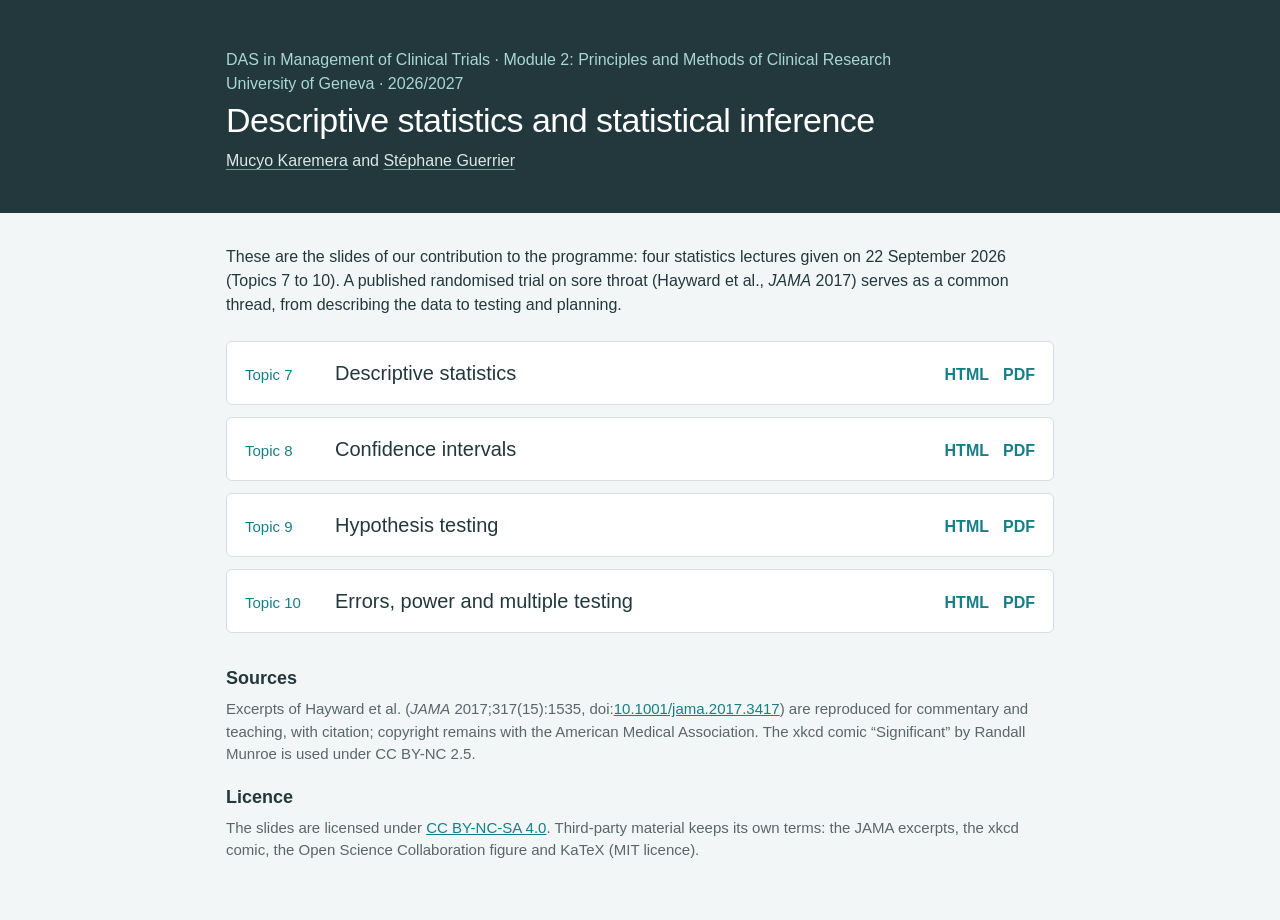
<file: index.html>
<!doctype html>
<html lang="en">
<head>
<meta charset="utf-8">
<meta name="viewport" content="width=device-width,initial-scale=1">
<title>Descriptive Statistics and Statistical Inference</title>
<meta name="description" content="Slides of four statistics lectures, DAS in Management of Clinical Trials, Module 2, 2026/2027.">
<style>
:root{--ink:#22383c;--teal:#167f86;--muted:#59666a;--line:#d5dfe0;--paper:#fff;--bg:#f3f6f6}
*{box-sizing:border-box}
body{margin:0;background:var(--bg);color:var(--ink);font-family:"Avenir Next","Helvetica Neue",Arial,sans-serif;line-height:1.5}
header{background:var(--ink);color:#fff;padding:48px 0 40px}
header div,main{max-width:860px;margin:0 auto}
header div{padding:0 16px}
.programme{margin:0 0 6px;color:#a9d6d8;font-size:16px}
h1{margin:0 0 10px;font-size:clamp(24px,4.2vw,34px);line-height:1.1;font-weight:500;letter-spacing:-.5px}
.authors{margin:0;color:#dbe7e8}
.authors a{color:inherit;text-decoration:underline;text-decoration-color:#6f9ea1;text-underline-offset:3px}
main{padding:32px 16px 16px}
main>p{margin:0 0 24px}
ol{list-style:none;margin:0 0 32px;padding:0;display:grid;gap:12px}
li{background:var(--paper);border:1px solid var(--line);border-radius:6px;padding:16px 18px;display:flex;flex-wrap:wrap;align-items:baseline;gap:6px 16px}
li .topic{color:var(--teal);font-size:15px;min-width:74px}
li .title{font-size:20px;flex:1 1 260px}
li nav{display:flex;gap:14px}
a{color:var(--teal)}
li nav a{font-weight:600;text-decoration:none}
li nav a:hover{text-decoration:underline}
h2{font-size:18px;font-weight:600;margin:0 0 6px}
ul.note{padding-left:20px}
ul.note li{display:list-item;background:none;border:0;border-radius:0;padding:0;margin:4px 0}
.note{font-size:15px;color:var(--muted);margin:0 0 18px}
main{padding-bottom:40px}
</style>
</head>
<body>
<header><div>
<p class="programme">DAS in Management of Clinical Trials · Module 2: Principles and Methods of Clinical Research<br>University of Geneva · 2026/2027</p>
<h1>Descriptive statistics and statistical inference</h1>
<p class="authors"><a href="https://mucyok.github.io/">Mucyo Karemera</a> and <a href="https://stephaneguerrier.com/">Stéphane Guerrier</a></p>
</div></header>
<main>
<p>These are the slides of our contribution to the programme: four statistics lectures given on 22 September 2026 (Topics 7 to 10). A published randomised trial on sore throat (Hayward et al., <i>JAMA</i> 2017) serves as a common thread, from describing the data to testing and planning.</p>
<ol>
<li><span class="topic">Topic 7</span><span class="title">Descriptive statistics</span><nav><a href="topic-07-descriptive-statistics/">HTML</a><a href="topic-07-descriptive-statistics/Topic_07_Descriptive_statistics.pdf">PDF</a></nav></li>
<li><span class="topic">Topic 8</span><span class="title">Confidence intervals</span><nav><a href="topic-08-confidence-intervals/">HTML</a><a href="topic-08-confidence-intervals/Topic_08_Confidence_intervals.pdf">PDF</a></nav></li>
<li><span class="topic">Topic 9</span><span class="title">Hypothesis testing</span><nav><a href="topic-09-hypothesis-testing/">HTML</a><a href="topic-09-hypothesis-testing/Topic_09_Hypothesis_testing.pdf">PDF</a></nav></li>
<li><span class="topic">Topic 10</span><span class="title">Errors, power and multiple testing</span><nav><a href="topic-10-errors-power-multiple-testing/">HTML</a><a href="topic-10-errors-power-multiple-testing/Topic_10_Errors_power_multiple_testing.pdf">PDF</a></nav></li>
</ol>
<h2>Sources</h2>
<p class="note">Excerpts of Hayward et al. (<i>JAMA</i> 2017;317(15):1535, doi:<a href="https://doi.org/10.1001/jama.2017.3417">10.1001/jama.2017.3417</a>) are reproduced for commentary and teaching, with citation; copyright remains with the American Medical Association. The xkcd comic “Significant” by Randall Munroe is used under CC BY-NC 2.5.</p>
<h2>Licence</h2>
<p class="note">The slides are licensed under <a href="https://creativecommons.org/licenses/by-nc-sa/4.0/">CC BY-NC-SA 4.0</a>. Third-party material keeps its own terms: the JAMA excerpts, the xkcd comic, the Open Science Collaboration figure and KaTeX (MIT licence).</p>
</main>
</body>
</html>
</file>
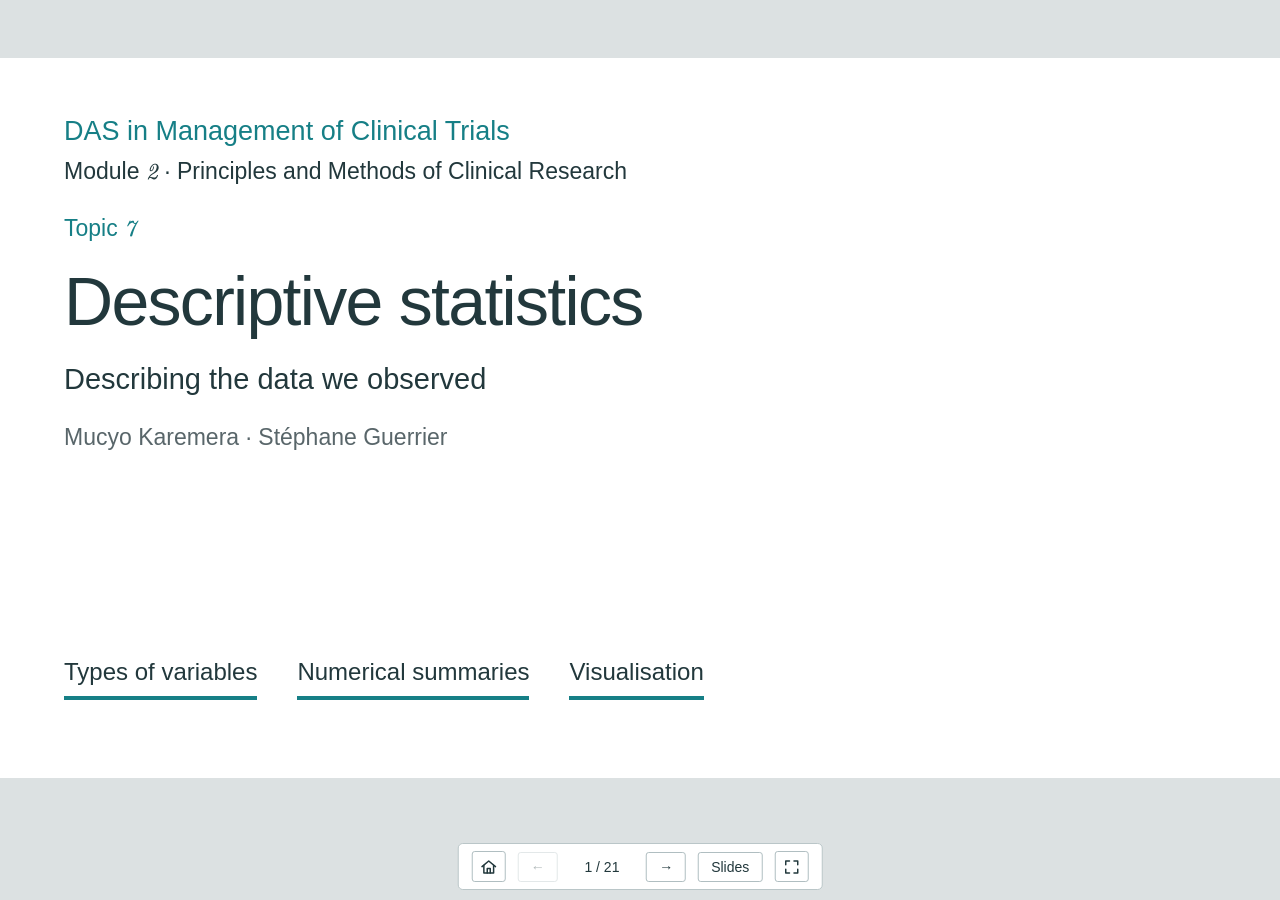
<file: topic-07-descriptive-statistics/index.html>
<!doctype html>
<html lang="en">
<head>
  <meta charset="utf-8"><meta name="viewport" content="width=device-width,initial-scale=1">
  <title>Describing the data we observed | DAS</title>
  <link rel="stylesheet" href="../shared/katex/katex.min.css">
  <link rel="stylesheet" href="style.css">
<link rel="stylesheet" href="../shared/publication/presentation.css"><link rel="stylesheet" href="../shared/publication/credits.css"><link rel="stylesheet" href="../shared/publication/controls.css"><link rel="stylesheet" href="../shared/publication/compat.css"><script src="../shared/publication/compat.js"></script></head>
<body>
  <main id="stage" aria-label="Lecture slides"></main>
  <nav aria-label="Presentation controls">
    <button id="prev" aria-label="Previous step">←</button>
    <span id="position" aria-live="polite"></span>
    <button id="next" aria-label="Next step">→</button>
    <button id="overviewButton" aria-expanded="false" aria-controls="overview">Slides</button>
    <button id="fullButton">Full screen</button>
  </nav>
  <aside id="overview" hidden></aside>
  <script src="../shared/katex/katex.min.js"></script>
  <script src="../shared/publication/latex-content.js"></script><script src="figures.js"></script>
  <script src="lesson.js"></script>
  <script src="../shared/publication/credits.js"></script><script src="../shared/publication/presentation.js"></script><script src="deck.js"></script>
<script src="../shared/publication/controls.js"></script></body>
</html>
</file>
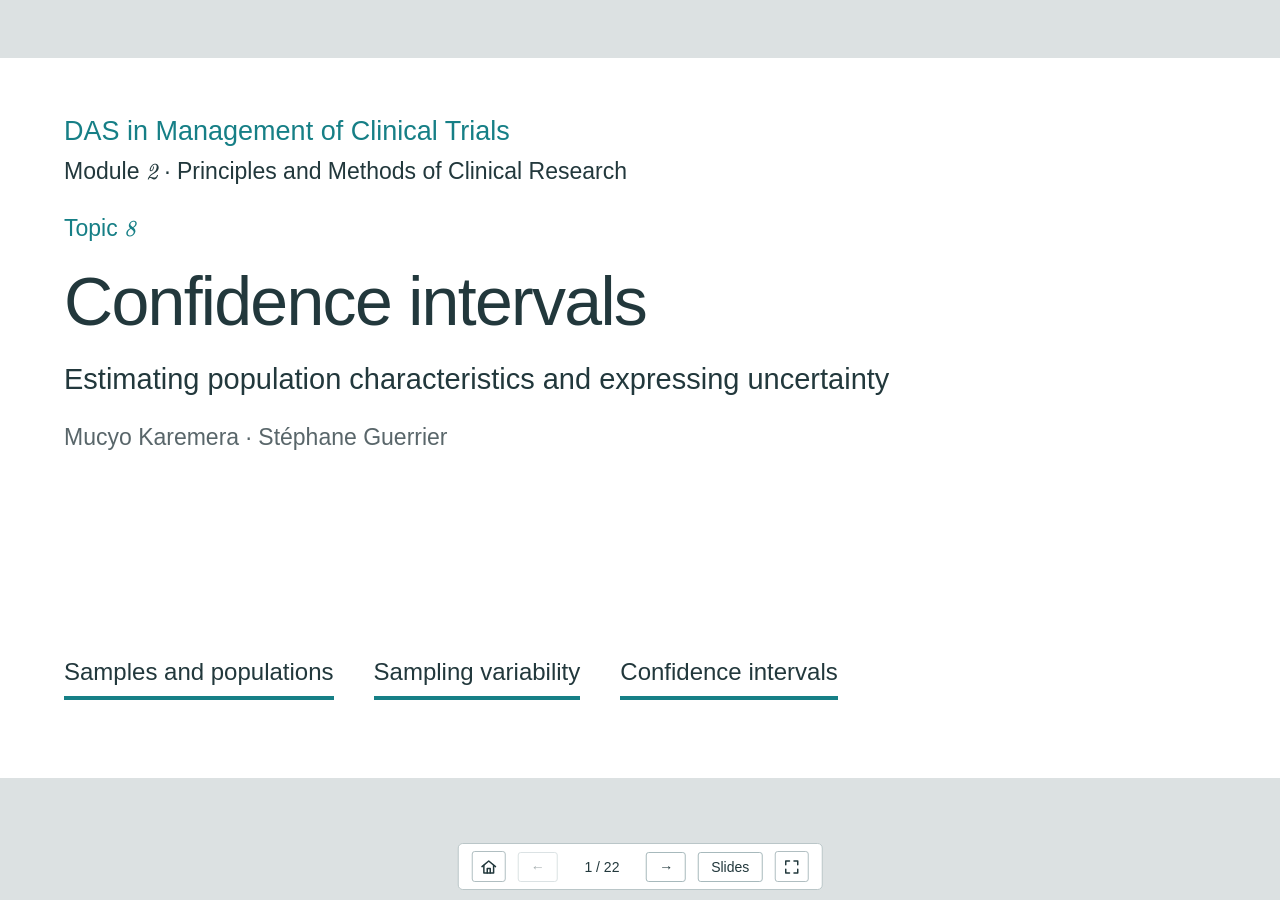
<file: topic-08-confidence-intervals/index.html>
<!doctype html>
<html lang="en">
<head>
  <meta charset="utf-8"><meta name="viewport" content="width=device-width,initial-scale=1">
  <title>Confidence intervals for proportions and means | DAS</title>
  <link rel="stylesheet" href="../shared/katex/katex.min.css">
  <link rel="stylesheet" href="style.css">
  <link rel="stylesheet" href="focused-revision.css">
  <link rel="stylesheet" href="v4.css">
  <link rel="stylesheet" href="v5.css">
  <link rel="stylesheet" href="v6.css">
  <link rel="stylesheet" href="v7.css">
  <link rel="stylesheet" href="v8.css">
  <link rel="stylesheet" href="v10.css">
<link rel="stylesheet" href="../shared/testing-v1/title-slides.css"><link rel="stylesheet" href="../shared/publication/presentation.css"><link rel="stylesheet" href="../shared/publication/credits.css"><link rel="stylesheet" href="../shared/publication/controls.css"><link rel="stylesheet" href="../shared/publication/compat.css"><script src="../shared/publication/compat.js"></script></head>
<body>
  <main id="stage" aria-label="Lecture slides"></main>
  <nav aria-label="Presentation controls">
    <button id="prev" aria-label="Previous step">←</button><span id="position" aria-live="polite"></span><button id="next" aria-label="Next step">→</button>
    <button id="overviewButton" aria-controls="overview" aria-expanded="false">Slides</button><button id="fullButton">Full screen</button>
  </nav>
  <aside id="overview" hidden></aside>
  <script src="../shared/katex/katex.min.js"></script>
  <script src="../shared/publication/latex-content.js"></script><script src="lesson.js"></script>
  <script src="confidence-visuals.js"></script>
  <script src="continuity-visuals.js"></script>
  <script src="lesson-content.js"></script>
  <script src="narrative-visuals.js"></script>
  <script src="narrative-content.js"></script>
  <script src="focused-revision.js"></script>
  <script src="v4.js"></script>
  <script src="v5.js"></script>
  <script src="v6.js"></script>
  <script src="v7.js"></script>
  <script src="v8.js"></script>
  <script src="v9.js"></script>
  <script src="v10.js"></script>
  <script src="v11.js"></script><script src="v12.js"></script><script src="../shared/publication/credits.js"></script><script src="../shared/publication/presentation.js"></script><script src="deck.js"></script>
<script src="../shared/publication/controls.js"></script></body>
</html>
</file>
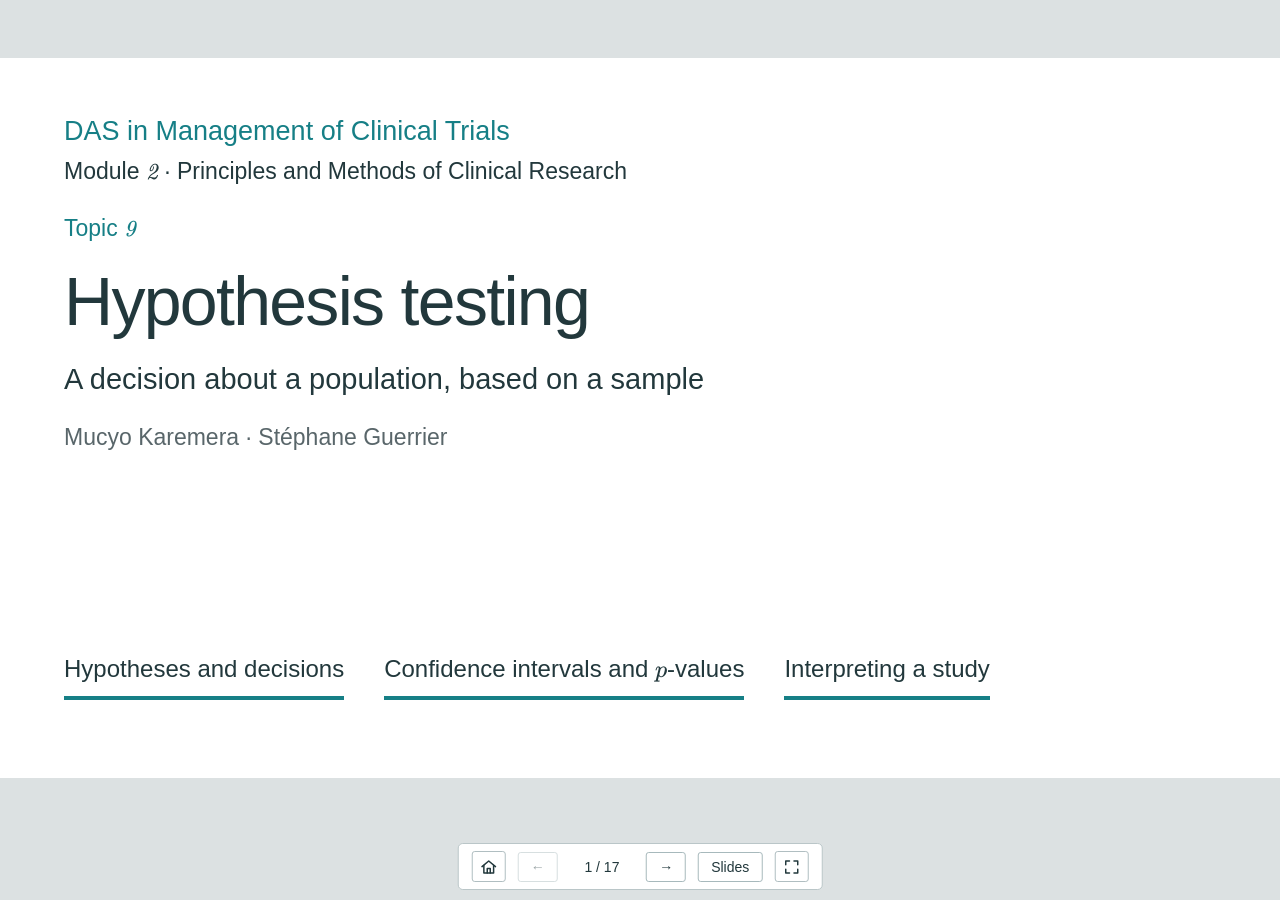
<file: topic-09-hypothesis-testing/index.html>
<!doctype html><html lang="en"><head><meta charset="utf-8"><meta name="viewport" content="width=device-width,initial-scale=1"><title>Hypothesis testing | DAS course 3</title><link rel="stylesheet" href="../shared/katex/katex.min.css"><link rel="stylesheet" href="../shared/testing/style.css"><link rel="stylesheet" href="../shared/testing/title-slides.css"><link rel="stylesheet" href="../shared/testing/narrative.css"><link rel="stylesheet" href="../shared/publication/presentation.css"><link rel="stylesheet" href="../shared/publication/credits.css"><link rel="stylesheet" href="../shared/publication/controls.css"><link rel="stylesheet" href="../shared/publication/compat.css"><script src="../shared/publication/compat.js"></script></head><body><main id="stage" aria-label="Lecture slides"></main><nav aria-label="Presentation controls"><button id="prev" aria-label="Previous step">←</button><span id="position" aria-live="polite"></span><button id="next" aria-label="Next step">→</button><button id="overviewButton" aria-controls="overview" aria-expanded="false">Slides</button><button id="fullButton">Full screen</button></nav><aside id="overview" hidden></aside><script src="../shared/katex/katex.min.js"></script><script src="../shared/publication/latex-content.js"></script><script src="../shared/testing/common.js"></script><script src="../shared/testing/figures.js"></script><script src="../shared/testing/motion.js"></script><script src="lesson.js"></script><script src="../shared/publication/credits.js"></script><script src="../shared/publication/presentation.js"></script><script src="../shared/testing/player.js"></script><script src="../shared/publication/controls.js"></script></body></html>
</file>
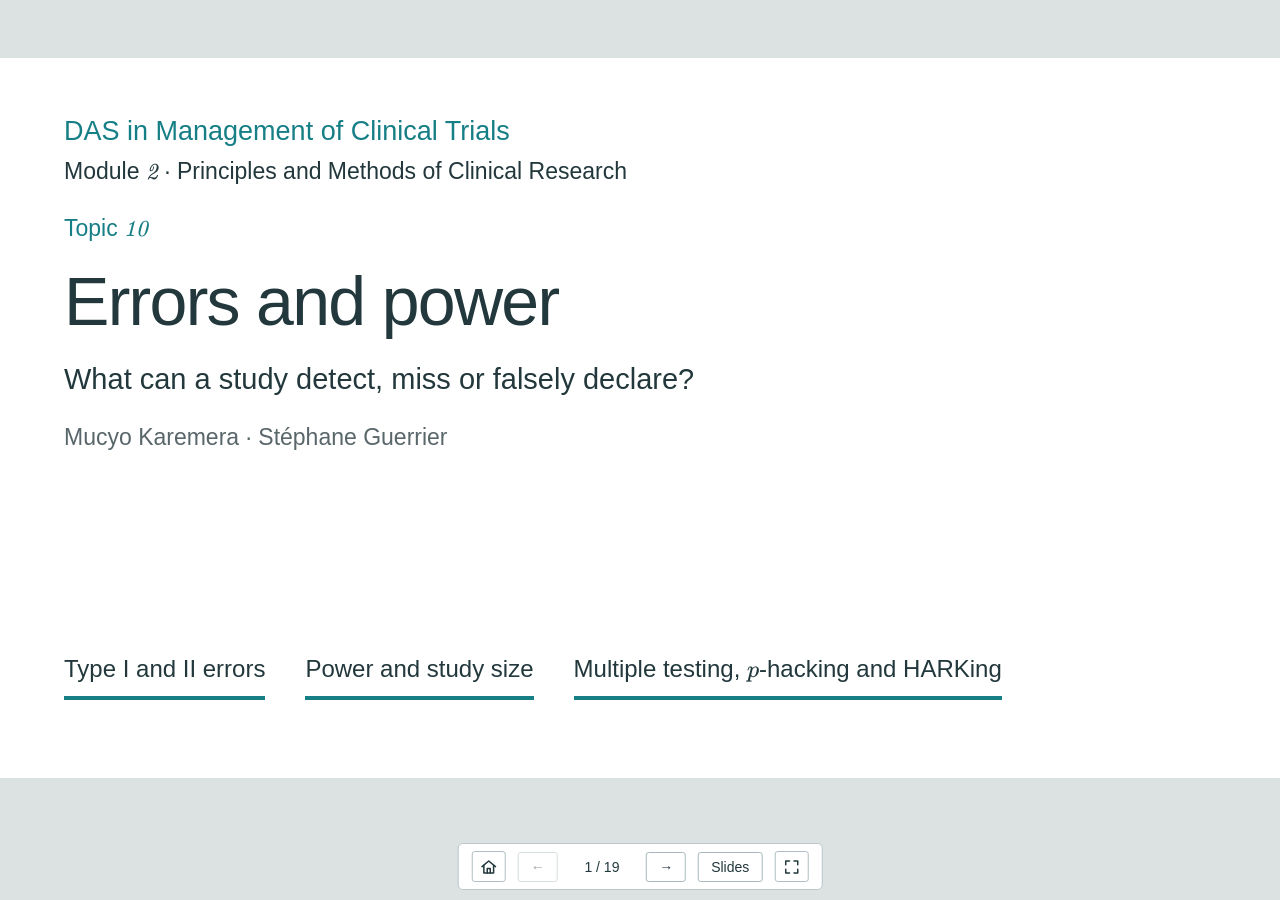
<file: topic-10-errors-power-multiple-testing/index.html>
<!doctype html><html lang="en"><head><meta charset="utf-8"><meta name="viewport" content="width=device-width,initial-scale=1"><title>Errors and power | DAS course 4</title><link rel="stylesheet" href="../shared/katex/katex.min.css"><link rel="stylesheet" href="../shared/testing/style.css"><link rel="stylesheet" href="../shared/testing/title-slides.css"><link rel="stylesheet" href="../shared/testing/narrative.css"><link rel="stylesheet" href="../shared/publication/presentation.css"><link rel="stylesheet" href="../shared/publication/credits.css"><link rel="stylesheet" href="../shared/publication/controls.css"><link rel="stylesheet" href="../shared/publication/compat.css"><script src="../shared/publication/compat.js"></script><link rel="stylesheet" href="style.css"></head><body><main id="stage" aria-label="Lecture slides"></main><nav aria-label="Presentation controls"><button id="prev" aria-label="Previous step">←</button><span id="position" aria-live="polite"></span><button id="next" aria-label="Next step">→</button><button id="overviewButton" aria-controls="overview" aria-expanded="false">Slides</button><button id="fullButton">Full screen</button></nav><aside id="overview" hidden></aside><script src="../shared/katex/katex.min.js"></script><script src="../shared/publication/latex-content.js"></script><script src="../shared/testing/common.js"></script><script src="../shared/testing/figures.js"></script><script src="../shared/testing/motion.js"></script><script src="lesson.js"></script><script src="../shared/publication/credits.js"></script><script src="../shared/publication/presentation.js"></script><script src="../shared/testing/player.js"></script><script src="../shared/publication/controls.js"></script></body></html>
</file>
<file: topic-07-descriptive-statistics/style.css>
:root{--ink:#22383c;--teal:#167f86;--rose:#bd3c64;--muted:#59666a;--light:#e4f0f0;--paper:#fff}
*{box-sizing:border-box}body{margin:0;background:#dce1e2;color:var(--ink);font-family:"Avenir Next","Helvetica Neue",Arial,sans-serif}button{font:inherit}#stage{position:absolute;top:0;left:0;transform-origin:top left}.slide{width:1280px;height:720px;background:white;position:relative;overflow:hidden}.slide header{height:110px;background:var(--ink);padding:25px 58px;color:white;display:flex;align-items:center}.slide h1{font-size:44px;line-height:1.1;font-weight:500;margin:0;letter-spacing:-.7px}.content{position:absolute;left:64px;right:64px;top:143px;bottom:63px}.slide footer{position:absolute;bottom:20px;left:64px;right:64px;font-size:16px;color:var(--muted);display:flex;justify-content:space-between;gap:28px}.slide footer .source{max-width:1020px}.lead{font-size:35px;line-height:1.28;margin:0 0 28px}.huge{font-size:64px;line-height:1.15;font-weight:500}.big{font-size:43px;line-height:1.3}.medium{font-size:29px;line-height:1.4}.small{font-size:23px;line-height:1.4}.muted{color:var(--muted)}.teal{color:var(--teal)}.rose{color:var(--rose)}p{margin:0 0 18px}strong{font-weight:600}.cols{display:grid;grid-template-columns:1fr 1fr;gap:70px;align-items:start}.center{text-align:center}.bottomline{position:absolute;bottom:4px;left:0;right:0;font-size:29px}.question{font-size:34px;line-height:1.3;margin-top:30px}.caption{font-size:23px;color:var(--muted)}.jama{display:block;max-width:100%;height:auto;image-rendering:auto}.rule{height:2px;background:#d7dfe0;margin:28px 0}.title-slide header{display:none}.title-slide .content{top:90px;bottom:75px}.title-slide h1{font-size:72px;line-height:1.06;max-width:1040px;font-weight:500;letter-spacing:-2px;margin:30px 0 42px}.title-slide .course{font-size:26px;color:var(--teal)}.title-slide .title-question{font-size:31px;max-width:880px;line-height:1.4}.title-slide .route{display:flex;gap:62px;position:absolute;bottom:25px;font-size:27px}.title-slide .route span{border-bottom:4px solid var(--teal);padding-bottom:10px}.table{border-collapse:collapse;width:100%;font-size:28px}.table th{text-align:left;font-size:23px;font-weight:500;color:var(--muted);border-bottom:2px solid var(--ink);padding:12px 16px}.table td{padding:16px;border-bottom:1px solid #d4ddde}.table .em{background:var(--light)}.tree{display:grid;grid-template-columns:1fr 1fr;gap:96px;margin-top:18px}.tree h2{font-size:38px;font-weight:500;margin:0 0 24px;border-bottom:3px solid var(--teal);padding-bottom:16px}.tree .branch{display:grid;grid-template-columns:1fr 1fr;gap:24px}.tree h3{font-size:28px;font-weight:500;margin:0 0 12px}.tree p{font-size:24px;color:var(--muted)}.exercise{display:grid;grid-template-columns:1fr 1fr;gap:24px 90px;margin-top:40px}.exercise p{font-size:31px;margin-bottom:8px}.exercise .answer{font-size:25px;color:var(--teal);height:42px}.equation{font-family:"Avenir Next","Helvetica Neue",Arial,sans-serif;font-size:47px;text-align:center;margin-top:56px}.series{width:1152px;height:360px;display:block;overflow:visible}.series text, .chart text{font-family:"Avenir Next","Helvetica Neue",Arial,sans-serif;fill:var(--ink)}.series .token text{font-size:32px;text-anchor:middle;dominant-baseline:central}.series .token circle{fill:white;stroke:#9baeb1;stroke-width:2}.series .token.hot circle{fill:var(--teal);stroke:var(--teal)}.series .token.hot text{fill:white}.series .token.outer circle{stroke:var(--rose)}.series .token.outer text{fill:var(--rose)}.scene-caption{font-size:32px;text-align:center;line-height:1.3;margin-top:0}.scene-sub{font-size:24px;text-align:center;color:var(--muted);margin-top:10px}.chart{width:100%;height:auto;overflow:visible}.chart text{font-size:23px}.jama-note{display:grid;grid-template-columns:620px 1fr;gap:50px;align-items:center}.jama-note img{width:620px}.badge{font-size:23px;color:var(--muted);margin-bottom:20px}.summary-table{font-size:26px}.summary-table td{padding:22px 16px}.summary-table th{font-size:24px}.closing .lead{max-width:920px;font-size:46px;margin-top:35px}.closing .bridge{font-size:32px;margin-top:65px;line-height:1.5}.sd-formula{font-size:32px;margin-top:14px}.sd-example{margin-top:25px;display:flex;align-items:center;gap:38px}.sd-example img{width:570px}.pair-label{font-size:25px;text-align:center;margin:10px 0}.hidden-answer{visibility:hidden}
nav{position:fixed;bottom:10px;left:50%;transform:translateX(-50%);display:flex;align-items:center;gap:12px;padding:7px 13px;background:white;border:1px solid #bac6c8;border-radius:5px;z-index:5;font-size:14px;white-space:nowrap}button{background:white;border:1px solid #b0bec1;padding:6px 12px;color:var(--ink);border-radius:3px;cursor:pointer}button:hover{background:var(--light)}button:focus-visible{outline:3px solid var(--rose);outline-offset:2px}button:disabled{opacity:.35;cursor:default}#notes,#overview{position:fixed;z-index:8;right:20px;top:20px;bottom:80px;width:min(560px,90vw);overflow:auto;background:white;border:2px solid var(--teal);padding:28px;box-shadow:0 8px 30px #22383c33;font-size:20px;line-height:1.55}#notes h2,#overview h2{margin-top:0;font-weight:500}#overview button{display:block;width:100%;text-align:left;margin-bottom:8px}.print-mode{background:white}.print-mode #stage{position:static;transform:none!important}.print-mode .slide{page-break-after:always;break-after:page}.print-mode nav,.print-mode aside{display:none}@page{size:1280px 720px;margin:0}@media print{body{background:white}#stage{position:static;transform:none!important}.slide{page-break-after:always;break-after:page}nav,aside{display:none!important}}@media(prefers-reduced-motion:reduce){*{animation:none!important;transition:none!important}}@media(max-width:650px){nav{gap:5px;padding:5px;font-size:12px}button{padding:6px}#fullButton{display:none}}

/* Compact SD layout keeps the exact source excerpt clear of the footer. */
.sd-slide .chart{height:190px;display:block}
.sd-slide .sd-formula{font-size:30px;margin:4px 0 0}


.sd-slide .sd-example{margin-top:12px;gap:38px}
.sd-slide .sd-example img{width:570px}
.comparison-slide .chart{height:377px;display:block}
.comparison-slide .content>p:first-child{margin-bottom:5px}
.comparison-captions{display:grid;grid-template-columns:1fr 1fr;gap:0;text-align:center;font-size:27px;line-height:1.3}
.comparison-captions p{margin:8px 0 12px}

/* Formulas are composed from LaTeX by the locally bundled KaTeX renderer. */
.equation{font-size:42px;line-height:1.4}
.equation .katex-display{margin:0}
.katex{font-size:1.12em}
.svg-math .katex{font-size:1.05em}
.sd-slide .sd-formula{font-size:29px;margin:4px 0 10px}
.sd-formula .katex-display{margin:0;text-align:left}
.sd-formula .katex-display>.katex{text-align:left}

/* Narrative revision: no source micro-notes or footer on the projected slides. */
.content{bottom:32px}.slide footer{display:none}
.article-layout{display:grid;grid-template-columns:330px 1fr;gap:48px;align-items:start}
.article-page{width:330px;height:530px;object-fit:contain;object-position:top}
.conclusion-crop{display:block;width:100%;height:auto;margin:26px 0 48px}
.article-slide .question{font-size:35px;line-height:1.4;margin-top:54px}
.article-slide .content{top:137px}
.intro-summary{grid-template-columns:1fr 480px;gap:60px}
.intro-summary .jama{width:460px}
.intro-summary .lead{margin-bottom:26px}
.records th,.records td{padding:10px 18px}.records th span{display:block;color:var(--teal);font-size:21px;margin-top:5px}.records td{font-size:26px}
.records-slide .lead{margin-bottom:10px}
.smoker-source{width:850px;margin:22px auto 20px}
.mean-slide .chart{height:365px;display:block}.mean-equation{font-size:38px}.mean-equation .katex-display{margin:0}
.mean-slide .lead{margin-bottom:6px}
.extreme-results{margin-top:32px}.extreme-results p{margin-bottom:12px}
.dispersion-slide .lead{margin-bottom:12px}.dispersion-slide .chart{height:300px;display:block}
.dispersion-slide .sd-formula{font-size:27px;margin-top:0;display:inline-block;width:620px}
.sd-meaning{display:inline-block;width:450px;vertical-align:top;padding-top:20px;line-height:1.7}
.spread-source{width:1020px;margin:38px auto 0}
.quartile-slide .lead{margin-bottom:0}.quartile-slide .series{height:295px}
.quartile-slide .jama-note{grid-template-columns:590px 1fr}.quartile-slide .jama-note img{width:590px}
.hist-build-slide .chart{height:425px;display:block}.hist-build-slide .scene-caption{font-size:29px}
.comparison-slide .content>p{margin-bottom:8px}.comparison-slide .chart{height:355px}
.comparison-captions{font-size:27px}
.inference-slide .conclusion-crop{width:1120px;margin:8px auto 48px}
.inference-slide .question{font-size:35px;margin-bottom:35px}

/* Inspection pass: preserve lower margins for records and published summaries. */
.records td{padding:5px 18px}.records th{height:80px;padding:7px 18px}
.spread-source{width:920px;margin:25px auto 0}

/* Critical teaching pass: compare distributions, then let students interpret. */
.distribution-comparison .chart{height:430px;display:block}
.distribution-comparison .content>.medium{margin-bottom:8px}
.distribution-comparison .scene-caption{font-size:29px;margin-top:6px}
.interpretation-source{width:920px;margin:28px auto 24px}
.interpretation-slide .lead{font-size:32px}
.interpretation-answer{display:grid;grid-template-columns:1fr 1.3fr;gap:60px;text-align:center;margin-top:24px}
.iqr-answer{font-size:28px;margin-top:12px}
.interpretation-slide .question{margin-top:44px;line-height:1.5}
.inference-slide .conclusion-crop{width:1000px;margin:0 auto 25px}
.inference-slide .question{font-size:34px;margin:24px 0 25px}
.inference-pair{display:grid;grid-template-columns:1fr 1fr;gap:70px}
.inference-pair .medium{font-size:27px;margin-bottom:10px}
.inference-slide .bottomline{font-size:27px}

/* One collection, stable table headers and explicit return to selected records. */
.records{table-layout:fixed}.records th{height:126px;vertical-align:bottom}
.records th .variable-type{display:block;height:27px;margin:0;color:var(--teal);font-size:22px;font-weight:500}
.records th .variable-definition{display:block;height:40px;margin:2px 0 0;color:var(--muted);font-size:18px;font-weight:400;line-height:1.1}
.records th .variable-name{display:block;height:29px;margin:5px 0 0;color:var(--muted);font-size:23px}
.records td{padding:5px 18px}.records-caption{font-size:24px;color:var(--muted);margin-top:22px}
.records.focus-wait th:last-child,.records.focus-wait td:last-child{background:var(--light)}
.records-recall[data-step="0"] .variable-type,.records-recall[data-step="0"] .variable-definition{height:0;margin:0}
.records-recall[data-step="0"] th{height:58px}
.full-records{display:grid;grid-template-columns:repeat(6,1fr);gap:16px;height:425px;overflow:hidden}
.full-records table{width:100%;border-collapse:collapse;font-size:9px;line-height:1.2}
.full-records th{height:26px;text-align:left;border-bottom:2px solid var(--teal);font-weight:500}
.full-records td{height:14px;border-bottom:1px solid #dce4e5}
.categorical-summary-layout{display:grid;grid-template-columns:480px 1fr;gap:90px;align-items:start;margin-top:24px}
.summary-explanation{padding-top:32px}.summary-explanation .big{font-size:36px;line-height:1.5}
.categorical-summary .table td,.categorical-plot .table td{padding:14px 16px}
.total td{border-top:2px solid var(--ink)}
.categorical-plot .cols{margin-top:25px}
.mean-equation{font-size:33px}

/* v2: clearer notation and a compact, article-linked transition to inference. */
.mean-slide .scene-sub .katex{font-size:1em}
.v2-comparison-slide .content>.medium{margin:0 0 2px}
.v2-comparison-slide .content>.small{margin:0 0 4px}
.v2-comparison-slide .chart{height:395px;display:block}
.v2-comparison-bottomline{font-size:26px;text-align:center;margin:2px 0 0;color:var(--ink)}
.v2-inference-slide .conclusion-crop{width:960px;margin:0 auto 38px}
.v2-inference-message{font-size:36px;line-height:1.45;margin:28px 0}
.v2-inference-slide .bottomline{font-size:28px}
.thank-you-slide header{display:none}.thank-you-slide .content{inset:0;display:flex;align-items:center;justify-content:center}.thank-you-message{margin:0;text-align:center;font-size:58px;line-height:1.2;font-weight:500;letter-spacing:-.8px;color:var(--ink)}
</file>
<file: shared/publication/presentation.css>
.title-slide .content{top:58px;bottom:65px}
.title-slide .course{font-size:27px;color:var(--teal);margin:0 0 10px}
.title-slide .module{font-size:23px;line-height:1.3;margin:0;color:var(--ink)}
.title-slide .topic{font-size:23px;color:var(--teal);margin:28px 0 0}
.title-slide h1{font-size:68px;line-height:1.06;letter-spacing:-1.7px;margin:20px 0 23px;max-width:1130px}
.title-slide .title-question{font-size:29px;line-height:1.35;max-width:1000px;margin:0 0 25px}
.title-slide .authors{font-size:23px;color:var(--muted);margin:0}
.title-slide .route{font-size:24px;gap:40px;bottom:13px}
.title-slide .route>span{padding-bottom:10px}
.slide-number{font-style:italic!important}
.katex .slide-number{font-family:KaTeX_Main!important;font-style:italic!important}
.katex .slide-interval-bracket{display:inline-block;transform:skewX(-10deg);font-style:normal!important}
svg .slide-number{font-style:italic!important}
.authored-latex{white-space:nowrap}
.authored-latex>.katex{font-size:1em}
.inference-opening .content{top:126px;bottom:35px}
.inference-opening .lead{font-size:30px;margin-bottom:5px}
.inference-opening .chart{height:407px}
.inference-opening .bottomline{font-size:26px;line-height:1.35}
</file>
<file: shared/publication/credits.css>
/* Small source line in the bottom margin of the slide, and the references slide. */
.slide-citation{position:absolute;left:0;right:150px;bottom:-26px;margin:0;font-size:13px;line-height:1.25;color:var(--muted);font-style:normal;letter-spacing:0;white-space:nowrap;overflow:hidden;text-overflow:ellipsis}
.slide-citation a,.references a{color:inherit;text-decoration:none}
.slide-citation a:hover,.references a:hover{text-decoration:underline}
.references-slide .content{overflow:hidden}
.references{font-size:19px;line-height:1.35;color:var(--ink);max-width:1120px;margin:0;padding-left:28px}
.references li{margin:0 0 12px;padding-left:4px}
.references li::marker{color:var(--muted)}
.references a{color:var(--teal)}
</file>
<file: shared/publication/controls.css>
/* Public navigation polish (see controls.js). */
#position{display:inline-block;min-width:4.6em;text-align:center;font-variant-numeric:tabular-nums}
#homeButton,nav .icon-button{display:inline-flex;align-items:center;justify-content:center;width:34px;height:31px;padding:0;box-sizing:border-box;color:var(--ink);background:white;border:1px solid #b0bec1;border-radius:3px}
#homeButton:hover{background:#e4f0f0}
#homeButton:focus-visible{outline:3px solid var(--rose);outline-offset:2px}
#overview [data-close-overview]{display:none}
#overview .overview-close{position:sticky;top:-14px;float:right;display:inline-flex;align-items:center;justify-content:center;width:36px;height:36px;margin:-14px -14px 0 12px;padding:0;border:1px solid #b0bec1;border-radius:50%;background:white;color:var(--ink);cursor:pointer;z-index:1}
#overview .overview-close:hover{background:#e4f0f0}
</file>
<file: shared/publication/compat.css>
/* See compat.js. A formula without stacked parts (numbers, percentages, simple symbols) keeps its
   exact layout without position:relative, which is what Safari fails to place inside SVG. */
html.webkit foreignObject:not(:has(.vlist)) .katex .base{position:static}
html.webkit foreignObject:not(:has(.vlist)) .katex-mathml{display:none}
html.webkit .lifted-formula{position:absolute;transform-origin:0 0;pointer-events:none;overflow:visible}
</file>
<file: topic-08-confidence-intervals/style.css>
:root{--ink:#22383c;--teal:#167f86;--rose:#bd3c64;--muted:#59666a;--pale:#dce8e9;--line:#bdcdcf;--paper:#fff}
/* Narrative edition uses the same 16:9 stage, without viewport-specific content swaps. */
.restored-mean .content{top:132px}.restored-mean .lead{font-size:31px;margin-bottom:10px}.restored-mean .medium{font-size:26px;margin-bottom:10px}.restored-mean .mean-summaries{margin:21px 0 12px;gap:60px}.restored-mean .rule{margin:12px 0 15px}.restored-mean .formula{font-size:29px}.restored-mean .mean-result{margin-top:15px}.restored-mean .bottomline{font-size:25px}
.counted-slide .content{top:132px}.counted-slide .content>.medium{margin-bottom:8px}.empirical-readout{font-size:29px;color:var(--teal);margin:12px 0}.story-controls{display:flex;gap:15px}.story-controls button{font-size:22px}.counted-slide .bottomline{font-size:26px}.print-mode .story-controls{display:none}
.sizes-slide .content{top:129px}.sizes-slide .medium{font-size:28px;margin-bottom:4px}.size-rows{height:410px}.size-row{height:136px}.sizes-slide .bottomline{font-size:25px}
.theorem-slide .content{top:133px}.theorem-slide .medium{font-size:27px;margin-bottom:12px}.theorem-slide .formula{font-size:29px}.parameter-line{display:flex;justify-content:center;gap:72px;font-size:27px;margin:20px 0}.theorem-slide .bottomline{font-size:24px}.density-definition{margin-top:32px}.density-definition .formula{font-size:26px}
.normal-reading .content{top:130px}.normal-reading .medium{font-size:27px;margin-bottom:0}.normal-reading .chart{height:404px}.normal-reading .bottomline{font-size:25px}
.narrative-transform .content{top:130px}.narrative-transform .transform-chart{height:380px}.narrative-transform .transform-equation{font-size:28px}.narrative-transform .bottomline{font-size:25px}
.merged-quantiles .content{top:127px}.merged-quantiles .content>.medium{font-size:27px;margin:0}.merged-quantiles .content>.chart{height:347px}.merged-quantiles .quantile-equation{font-size:27px}.merged-quantiles .bottomline{font-size:25px}
.margin-slide .content{top:131px}.margin-slide .formula{font-size:28px}.margin-slide .chart{height:202px}.margin-slide .medium{font-size:28px}.margin-slide .bottomline{font-size:25px}
.planning-slide .content{top:135px}.planning-slide .formula{font-size:29px;margin:28px 0}.planning-slide .medium{font-size:29px}.planning-slide .bottomline{font-size:24px}
.jama-source{position:absolute;left:0;bottom:92px;margin:0;font-size:15px;line-height:1.25;color:var(--muted)}
.closing-slide .lead{font-size:33px}.closing-slide .reading-lines{gap:22px;margin-top:28px}.closing-slide .reading-lines p{font-size:28px}.closing-question{margin-top:35px}.closing-question p{margin-bottom:8px}.closing-slide .bottomline{font-size:24px}
/* Teaching-specific layouts retain the common 1280×720 responsive stage. */
.clt-slide .clt-layout{display:grid;grid-template-columns:1.15fr 1fr;gap:38px;align-items:center;margin-top:35px}.clt-slide .clt-layout .chart text{font-size:37px!important}.clt-slide .clt-layout .formula{font-size:29px;margin:24px 0 34px}.clt-slide .bottomline{font-size:25px}.probability-slide .content{top:125px}.probability-slide .chart{height:386px}.probability-slide .bottomline{font-size:26px}.approximation-settings{display:flex;gap:22px;align-items:center;justify-content:space-between;font-size:26px;margin-bottom:8px}.approximation-settings button{font-size:22px}.print-mode .approximation-settings button{display:none}.probability-slide .small{margin:0}.mean-slide .lead{font-size:32px}.mean-slide .medium{font-size:27px}.mean-slide .formula{font-size:30px}.mean-slide .rule{margin:18px 0}.mean-slide .bottomline{font-size:25px}.mean-result{margin-top:20px}.mean-result p{margin:0}.linked-coverage-slide .coverage-controls{font-size:20px;gap:10px}.linked-coverage-slide .coverage-controls button{font-size:20px}.transform-slide .transform-chart{height:380px}.transform-slide .transform-equation{font-size:30px}.quantile-slide .quantile-equation{font-size:29px}
.unknown-slide .big{font-size:44px;margin-bottom:14px}.unknown-slide .medium{font-size:27px}.unknown-slide .formula{font-size:30px}.unknown-slide .rule{margin:18px 0}.linked-coverage-slide .chart{height:345px}.quantile-slide .content>.chart{height:350px}
.sampling-chart{height:490px}.transform-slide .content{top:133px}.transform-equation{font-size:32px;margin-top:12px;text-align:center}.transform-equation .katex-display{margin:14px 0}.transform-slide .bottomline{font-size:27px}.quantile-slide .chart{height:378px}.quantile-equation{font-size:32px;text-align:center}.quantile-equation .katex-display{margin:8px 0}.quantile-slide .bottomline{font-size:26px}.tails-slide .content{top:124px}.tails-slide .chart{height:385px}.alpha-caption{font-size:31px;text-align:center;margin-top:3px}.tails-slide .bottomline{font-size:25px;bottom:48px}.optional-controls{position:absolute;bottom:0;display:flex;gap:12px;justify-content:center;width:100%}.optional-controls button{font-size:20px}.optional-controls button[aria-pressed="true"]{border:2px solid var(--teal)}.general-ci{font-size:29px;text-align:center}.interval-slide .chart{height:240px}.interval-slide .lead{margin-bottom:12px}.interval-slide .formula .katex-display{margin:12px 0}.interval-slide .medium{margin-bottom:0}.linked-coverage-slide .content{top:126px;bottom:25px}.coverage-settings{display:flex;justify-content:space-between;align-items:center;font-size:26px;margin-bottom:12px}select{font:inherit;color:var(--ink);background:white;border:1px solid var(--line);padding:3px 6px}.coverage-readout{font-size:28px;color:var(--teal);margin:3px 0 12px}.coverage-controls{display:flex;align-items:center;gap:15px;font-size:23px}.coverage-controls button{font-size:21px}.coverage-foot{font-size:22px;line-height:1.3;color:var(--muted);margin-top:14px}.print-mode .optional-controls,.print-mode .coverage-controls button{display:none}.print-mode select{border:none;padding:0;appearance:none}.print-mode .tails-slide .bottomline{bottom:10px}
.coverage-slide .content{top:129px}.coverage-slide .lead{font-size:29px;margin-bottom:0}.coverage-slide .chart{height:430px}.coverage-bottom{display:flex;align-items:center;gap:18px;font-size:25px}.coverage-bottom button{font-size:22px}.print-mode .coverage-bottom button{display:none}.print-state{position:absolute;bottom:12px;right:24px;font-size:15px;color:#59666a}.simulation .sim-top .chart{width:340px;height:88px}.simulation .sim-top{height:125px}.simulation .sim-context{min-width:205px}.simulation .sim-readout{font-size:29px;min-width:270px}.compact .formula{font-size:30px}.compact .bottomline{font-size:25px}.coverage-slide .content>.small{margin-top:6px!important;font-size:21px}
*{box-sizing:border-box}body{margin:0;background:#dce1e2;color:var(--ink);font-family:"Avenir Next","Helvetica Neue",Arial,sans-serif}button{font:inherit}#stage{position:absolute;top:0;left:0;transform-origin:top left}
.slide{width:1280px;height:720px;background:#fff;position:relative;overflow:hidden}.slide header{height:110px;background:var(--ink);padding:25px 58px;color:white;display:flex;align-items:center}.slide h1{font-size:44px;line-height:1.1;font-weight:500;margin:0;letter-spacing:-.7px}.content{position:absolute;left:64px;right:64px;top:140px;bottom:32px}
p{margin:0 0 20px}.lead{font-size:35px;line-height:1.3}.medium{font-size:29px;line-height:1.4}.small{font-size:23px;line-height:1.4}.muted{color:var(--muted)}.teal{color:var(--teal)}.rose{color:var(--rose)}.big{font-size:54px;font-weight:500;line-height:1.2}.cols{display:grid;grid-template-columns:1fr 1fr;gap:64px}.center{text-align:center}.caption{font-size:27px;line-height:1.4;margin-top:12px}.bottomline{position:absolute;bottom:3px;left:0;right:0;font-size:29px;line-height:1.35;margin:0}.chart{display:block;width:100%;height:auto}.chart text{font-family:inherit;fill:var(--ink);font-size:24px}.chart .muted{fill:var(--muted)}.formula{font-size:34px;line-height:1.5}.formula .katex-display{margin:12px 0}.katex{font-size:1.08em}
.statement{font-size:39px;line-height:1.4;max-width:1070px;margin-top:20px}.rule{height:2px;background:var(--pale);margin:26px 0}.sample-layout{display:grid;grid-template-columns:570px 1fr;gap:65px;align-items:center}.sample-layout .chart{height:320px}.sample-summary .big{font-size:72px;margin:8px 0 20px}.sample-summary .formula{font-size:35px}.method{display:flex;gap:35px;align-items:center;margin-top:25px}.method .word{font-size:30px}.method .formula{font-size:39px}
.reading-lines{display:flex;flex-direction:column;gap:28px;margin-top:40px}.reading-lines p{font-size:31px;line-height:1.45;max-width:1080px;margin:0}.reveal{visibility:hidden}.show{visibility:visible}.formula-row{display:flex;gap:65px;align-items:center;justify-content:center}.compact .lead{margin-bottom:8px}.normal-label{font-size:34px!important;font-weight:500}.assumptions{font-size:24px;line-height:1.5}.mini-rule{border-top:2px solid var(--teal);padding-top:18px}.result-list{display:flex;gap:65px;justify-content:center;margin-top:30px}.result-list>div{text-align:center;min-width:220px}.result-list .big{margin-top:10px}
.sim-top{display:flex;justify-content:space-between;align-items:center;height:110px;gap:25px}.sim-top .chart{width:360px;height:100px}.sim-readout{font-size:31px;line-height:1.3;min-width:310px}.sim-context{font-size:27px;line-height:1.5;min-width:250px}.sim-controls{display:flex;gap:14px;align-items:center;margin-top:5px}.sim-controls button{font-size:23px;padding:8px 14px}.sim-controls span{font-size:24px}.sim-chart{height:310px}.simulation .content{top:125px}.simulation .bottomline{font-size:25px}.simulation .content>.small{margin-bottom:0}
button{background:white;border:1px solid #a7b9bc;padding:6px 12px;color:var(--ink);border-radius:3px;cursor:pointer}button:hover{background:#e4f0f0}button:focus-visible{outline:3px solid var(--rose);outline-offset:2px}button:disabled{opacity:.4;cursor:default}nav{position:fixed;bottom:10px;left:50%;transform:translateX(-50%);display:flex;align-items:center;gap:12px;padding:7px 13px;background:white;border:1px solid #bac6c8;border-radius:5px;z-index:5;font-size:14px;white-space:nowrap}#notes,#overview{position:fixed;z-index:8;right:20px;top:20px;bottom:80px;width:min(650px,92vw);overflow:auto;background:white;border:2px solid var(--teal);padding:28px;box-shadow:0 8px 30px #22383c33;font-size:20px;line-height:1.55}#notes h2,#overview h2{margin-top:0;font-weight:500}#overview button{display:block;width:100%;text-align:left;margin-bottom:8px}.print-mode{background:#fff}.print-mode #stage{position:static;transform:none!important}.print-mode .slide{page-break-after:always;break-after:page}.print-mode nav,.print-mode aside,.print-mode .sim-controls button{display:none}@page{size:1280px 720px;margin:0}@media print{body{background:#fff}#stage{position:static;transform:none!important}.slide{page-break-after:always;break-after:page}nav,aside,.sim-controls button{display:none!important}}@media(prefers-reduced-motion:reduce){*{animation:none!important;transition:none!important}}@media(max-width:650px){nav{gap:5px;padding:5px;font-size:12px}nav button{padding:6px}#fullButton{display:none}}
</file>
<file: topic-08-confidence-intervals/focused-revision.css>
/* Scoped to the three requested slides. All other slides retain their existing styles. */
.estimator-function-slide .content{top:136px}
.estimator-function-slide .lead{font-size:32px;margin-bottom:18px}
.estimator-function-slide .coding-line{font-size:26px;margin-bottom:24px;color:var(--muted)}
.estimator-function-slide .formula{font-size:32px;margin:18px 0}
.estimator-function-slide .medium{font-size:28px;margin-bottom:12px}
.estimator-function-slide .rule{margin:28px 0}
.estimator-function-slide .estimate-result{font-size:31px}
.counted-slide.sampling-context-slide .content{top:129px}
.sampling-context-slide .content>.medium{font-size:27px;margin-bottom:5px}
.sampling-context-slide .compact-sampling-chart{height:118px}
.sampling-context-slide .counted-histogram{height:263px}
.sampling-context-slide .empirical-readout{font-size:27px;margin:5px 0 8px}
.sampling-context-slide .story-controls button{font-size:20px;padding:5px 10px}
.sampling-context-slide .bottomline{font-size:24px}
.sizes-slide.discrete-comparison-slide .size-rows{height:411px}
.discrete-comparison-slide .scale-caption{font-size:22px;margin:3px 0 6px;color:var(--muted)}
.discrete-comparison-slide .bottomline{font-size:24px}
</file>
<file: topic-08-confidence-intervals/v4.css>
/* Match the existing 1280 x 720 stage. No viewport-specific content changes. */
.v4-normal .content,.v4-theorem .content,.v4-recentre .content,.v4-interval .content,.v4-levels .content{top:132px}
.v4-reference{font-size:28px;display:flex;align-items:center;justify-content:space-between;margin:0 25px 12px}
.v4-reference span{font-size:24px;color:var(--muted)}
.v4-normal .v4-bell{height:355px}
.v4-equation{font-size:29px;text-align:center;line-height:1.5}
.v4-equation .katex-display{margin:12px 0}
.v4-normal .bottomline,.v4-theorem .bottomline,.v4-recentre .bottomline,.v4-interval .bottomline,.v4-levels .bottomline{font-size:25px}
.v4-quantiles .bottomline{font-size:24px}
.v4-quantiles .v4-equation{font-size:28px}
.v4-theorem .medium{font-size:27px;margin-bottom:8px}
.v4-theorem .v4-equation{font-size:27px}
.v4-theorem .parameter-line{font-size:25px;margin:8px 0 12px}
.v4-table{border-collapse:collapse;width:760px;margin:15px auto;font-size:25px;text-align:center}
.v4-table th{font-weight:500;color:var(--muted);border-bottom:2px solid var(--line);padding:8px 15px}
.v4-table td{padding:8px 15px;border-bottom:1px solid var(--pale)}
.v4-table td:last-child{color:var(--teal)}
.v4-recentre .chart{height:240px;margin-top:25px}
.v4-recentre .lead,.v4-interval .lead{font-size:32px}
.v4-recentre .v4-equation{font-size:28px}
.v4-support{font-size:26px;margin-top:20px}
.v4-interval .v4-equation{margin-top:24px;font-size:28px}
.v4-interval .chart{height:250px;margin-top:38px}
.v4-alpha{margin-top:45px}
.v4-tail-strip{display:flex;align-items:center;justify-content:center;margin:28px auto;width:850px;font-size:30px}
.v4-tail-strip span{flex:1;text-align:center;padding:22px 0;background:#f7e9ee;color:var(--rose)}
.v4-tail-strip strong{flex:4;text-align:center;padding:22px 0;font-weight:500;background:var(--pale);color:var(--teal)}
.v4-levels .chart{height:438px}.v4-levels .medium{font-size:28px;margin-bottom:0}
.v4-planning .v4-equation{margin:25px 0}.v4-planning .medium{font-size:28px}
.v4-closing .reading-lines{gap:20px;margin-top:25px}.v4-closing .closing-question{margin-top:28px}
.v4-closing .closing-question p{font-size:27px}.v4-closing .bottomline{font-size:23px}
</file>
<file: topic-08-confidence-intervals/v5.css>
/* Keep the inherited 1280 × 720 responsive stage. No viewport-specific copy. */
.v5-distribution-head{height:88px;display:flex;align-items:center;justify-content:space-between;margin:0 30px}
.v5-distribution-formula{font-size:43px;color:var(--ink)}
.v5-parameters{display:flex;gap:55px;text-align:center;align-items:center}
.v5-parameters>div{font-size:31px;color:var(--teal)}
.v5-parameters>div>span:first-child{display:block;font-size:24px;color:var(--muted);margin-bottom:3px}
.v5-head-note{font-size:27px;color:var(--muted);margin:0}
.v5-probability-reading{font-size:29px;text-align:center;margin:7px 0}
.v5-probability-reading .katex-display{margin:0}
.v5-coordinate-head{height:88px;display:flex;align-items:center;justify-content:space-around;font-size:35px}
.v5-coordinate-head p{font-size:22px;color:var(--muted);margin:0 0 7px}
.v5-coordinate-head>div:first-child{font-size:31px;color:var(--muted)}
.v5-coordinate-arrow{font-size:40px;color:var(--teal)}
.v4-normal .v4-equation .katex-display{margin:6px 0}
.v4-recentre .chart{height:250px;margin-top:12px}
.v5-interval .v5-convention{font-size:25px;text-align:center;margin:16px 0 0}
.v5-interval .v5-alpha-bell{height:285px;margin:0}
.v5-interval .v4-equation{margin-top:15px}
.v5-alpha-bell foreignObject{color:var(--teal)}
.chart foreignObject.v5-rose-math{color:var(--rose)}
.v5-coverage-guarantee{font-size:25px;line-height:1.3;margin:12px 0 0;color:var(--ink);max-width:1140px}
.linked-coverage-slide .coverage-foot{font-size:21px;margin-top:7px}
.linked-coverage-slide:has(.v5-coverage-guarantee) .chart{height:302px}
.v5-certainty .content{top:132px}
.v5-certainty .lead{font-size:31px}
.v5-certainty .chart{height:255px;margin:18px 0}
.v5-certainty-reading{font-size:29px;line-height:1.4;margin-top:15px}
.v5-certainty-reading p{margin-bottom:13px}
.v5-certainty .bottomline{font-size:28px;color:var(--teal)}
.v5-mean .lead{font-size:31px;margin-bottom:6px}
.v5-mean .medium{font-size:25px;margin-bottom:5px}
.v5-mean .mean-summaries{margin:8px 0;gap:40px;align-items:start}
.v5-mean .formula{font-size:26px}
.v5-mean .formula .katex-display{margin:5px 0}
.v5-mean .rule{margin:10px 0}
.v5-mean .mean-result{margin-top:12px}
.v5-mean .bottomline{font-size:24px}
.v4-planning .content>.medium{max-width:1100px;font-size:29px;min-height:82px}
.v4-closing .lead{font-size:32px;max-width:1120px}
.v4-closing .reading-lines{margin-top:30px}
.v4-closing .closing-question{margin-top:55px;max-width:1040px}
.v4-closing .closing-question p{font-size:31px;line-height:1.4}
</file>
<file: topic-08-confidence-intervals/v6.css>
/* Same responsive stage. Changes apply at all viewport widths. */
.v6-interval header h1{font-size:42px}
.v6-margin-equation{font-size:28px;text-align:center;color:var(--teal);margin-top:16px}
.v6-margin-equation .katex-display{margin:8px 0}
.v6-interval .chart:not(.v5-alpha-bell){margin-top:12px;height:235px}
.v6-coverage-guarantee{display:flex;align-items:center;gap:30px;margin:14px 0 6px;padding-top:13px;border-top:2px solid var(--pale)}
.v6-coverage-guarantee>strong{font-size:62px;font-weight:500;color:var(--teal);min-width:235px;text-align:center;white-space:nowrap}
.v6-coverage-guarantee p{font-size:30px;line-height:1.25;margin:0 0 6px}
.v6-coverage-guarantee span{font-size:21px;color:var(--muted)}
.linked-coverage-slide:has(.v6-coverage-guarantee) .chart{height:245px}
.linked-coverage-slide:has(.v6-coverage-guarantee) .coverage-foot{margin-top:5px;font-size:20px}
.v6-mean-summaries{margin:5px 0}
.v6-mean-summaries>div{display:grid;grid-template-columns:285px 1fr;gap:20px;align-items:center;min-height:84px}
.v6-mean-summaries p{font-size:25px;margin:0;line-height:1.3}
.v6-mean-summaries>div>div{font-size:27px}
.v6-mean-summaries .katex-display{margin:7px 0;text-align:left}
</file>
<file: topic-08-confidence-intervals/v7.css>
/* Scope all geometry to slide 15. Retain the deck's uniformly scaled 1280x720 stage. */
.v7-interval header h1{font-size:42px}
.v7-interval .content{top:130px}
.v7-convention{font-size:26px;margin:0;text-align:center}
.v7-definition{display:flex;justify-content:center;align-items:center;gap:72px;font-size:30px;margin:15px 0 8px}
.v7-margin,.v7-example-margin,.v7-rose-math{color:var(--rose)}
.v7-specialisation{font-size:24px;text-align:center;margin:0 0 7px}
.v7-reference-pair{display:grid;grid-template-columns:1fr 1fr;gap:48px}
.v7-interval .v7-reference-pair .v7-reference{width:100%;height:375px;margin:0}
.v7-interval .bottomline{font-size:24px}
.v7-example-level{font-size:27px;text-align:center;margin:20px 0}
.v7-example-margin{font-size:29px;text-align:center;margin:13px 0 0}
.v7-example-margin .katex-display{margin:0}
.v7-interval .v7-numeric-chart{height:225px;margin-top:5px}
</file>
<file: topic-08-confidence-intervals/v8.css>
/* Local adjustments retain the shared scaled canvas, without a new breakpoint. */
.v4-relabel .v5-coordinate-head>div,.v4-relabel .v5-coordinate-head>div:first-child{font-size:40px;color:var(--ink)}
.v7-interval .v7-reference-pair .v7-reference{height:330px}
.v7-interval .chart.v7-numeric-chart{height:305px;margin-top:20px}
</file>
<file: topic-08-confidence-intervals/v10.css>
/* More room is available in the coverage takeaway, so enlarge the key percentage. */
.v6-coverage-guarantee>strong{font-size:88px;min-width:275px}
.v6-coverage-guarantee>strong span{font-size:inherit;color:inherit}
</file>
<file: shared/testing-v1/title-slides.css>
.title-slide header{display:none}
.title-slide .content{top:90px;bottom:75px}
.title-slide h1{font-size:72px;line-height:1.06;max-width:1120px;font-weight:500;letter-spacing:-2px;margin:30px 0 42px}
.title-slide .course{font-size:26px;color:var(--teal)}
.title-slide .title-question{font-size:31px;max-width:960px;line-height:1.4}
.title-slide .route{display:flex;gap:52px;position:absolute;bottom:25px;font-size:27px}
.title-slide .route span{border-bottom:0;padding-bottom:0}
.title-slide .route>span{border-bottom:4px solid var(--teal);padding-bottom:10px}
.planning-example .formula{font-size:31px}
.planning-example .planning-constants{font-size:22px;line-height:1.4;color:var(--muted);text-align:center;margin:4px 0 16px}
.planning-example .callout{margin-top:38px;font-size:32px;line-height:1.5}
.thank-you-slide header{display:none}.thank-you-slide .content{inset:0;display:flex;align-items:center;justify-content:center}.thank-you-message{margin:0;text-align:center;font-size:58px;line-height:1.2;font-weight:500;letter-spacing:-.8px;color:var(--ink)}
</file>
<file: shared/testing/style.css>
:root{--ink:#22383c;--teal:#167f86;--rose:#bd3c64;--pale:#dce8e9;--line:#bdcdcf;--muted:#59666a}
*{box-sizing:border-box}body{margin:0;background:#dce1e2;color:var(--ink);font-family:"Avenir Next","Helvetica Neue",Arial,sans-serif}#stage{position:absolute;transform-origin:top left}.slide{position:relative;width:1280px;height:720px;background:white;overflow:hidden}.slide header{height:110px;background:var(--ink);padding:25px 58px;color:white;display:flex;align-items:center}.slide h1{font-size:44px;line-height:1.1;letter-spacing:-.7px;font-weight:500;margin:0}.content{position:absolute;left:64px;right:64px;top:140px;bottom:32px}p{margin:0 0 20px}.lead{font-size:34px;line-height:1.3}.medium{font-size:29px;line-height:1.4}.small{font-size:23px;line-height:1.4}.muted{color:var(--muted)}.teal{color:var(--teal)}.rose{color:var(--rose)}.center{text-align:center}.big{font-size:57px;font-weight:500;line-height:1.2}.formula{font-size:32px;line-height:1.45}.formula .katex-display{margin:14px 0}.katex{font-size:1.07em}.bottomline{position:absolute;bottom:4px;left:0;right:0;margin:0;font-size:27px;line-height:1.4}.bottomline.small{font-size:23px}.chart{display:block;width:100%;height:auto}.chart text{font-family:inherit;fill:var(--ink);font-size:24px}.cols{display:grid;grid-template-columns:1fr 1fr;gap:58px;align-items:start}.cols.wide-left{grid-template-columns:1.3fr 1fr}.cols.sample{grid-template-columns:480px 1fr;gap:95px;align-items:center}.cols.sample .chart{width:460px;height:365px}.stack{display:flex;flex-direction:column;gap:28px;margin-top:24px}.stack p{margin:0}.rule{height:2px;background:var(--pale);margin:23px 0}.statement{font-size:39px;line-height:1.4;max-width:1080px;margin-top:26px}.hidden-reveal{visibility:hidden}.fine{font-size:20px;color:var(--muted);line-height:1.35}.table{border-collapse:collapse;width:100%;font-size:26px;line-height:1.35;margin-top:24px}.table th{font-weight:500;text-align:left;color:var(--ink);padding:14px 20px;border-bottom:2px solid var(--ink)}.table td{padding:20px;border-bottom:1px solid var(--line);vertical-align:top}.table .katex{font-size:1em}.table .small{font-size:21px}.matrix{margin-top:32px}.matrix th,.matrix td{width:33.3%;padding:23px 24px}.matrix td{height:115px}.matrix .highlight{background:#eff7f7}.matrix .mistake{background:#fbf0f4}.rowlabel{font-size:27px;font-weight:500}.label{font-size:26px}.equation-line{margin:32px 0;font-size:34px}.score-parts{display:flex;justify-content:center;gap:75px;margin-top:24px}.score-parts p{font-size:25px;text-align:center}.quote{font-size:46px;line-height:1.45;max-width:1000px;margin:58px 0 28px}.callout{border-left:4px solid var(--teal);padding:7px 0 7px 24px;font-size:29px;line-height:1.4;margin-top:22px}.result{font-size:33px;line-height:1.4}.source{font-size:18px;color:var(--muted)}.image-large{display:block;object-fit:contain;max-width:100%;height:380px;margin:auto}.comic-question{height:370px;margin:0 auto}.comic-pair{display:grid;grid-template-columns:1fr 1fr;gap:30px}.comic-pair img{width:100%;height:390px;object-fit:contain}.comic-source{margin-top:6px;font-size:18px;color:var(--muted)}.headline-layout{display:grid;grid-template-columns:390px 1fr;gap:70px;align-items:center}.headline-layout img{height:400px;width:360px;object-fit:contain}.scene-settings{display:flex;justify-content:space-between;align-items:center;font-size:25px;margin-bottom:12px}.scene-readout{font-size:27px;margin-top:12px;color:var(--teal)}.scene-foot{font-size:20px;color:var(--muted);line-height:1.3;margin-top:10px}.scene-controls{display:flex;gap:12px;margin-top:12px;align-items:center;font-size:21px}.scene-controls button{font-size:19px}.family-grid{display:grid;grid-template-columns:repeat(10,1fr);gap:14px;margin-top:34px}.family-test{height:102px;border-top:5px solid var(--line);padding-top:13px;text-align:center;font-size:23px}.family-test small{display:block;font-size:19px;color:var(--muted);margin-top:12px}.family-test.hit{border-color:var(--rose);background:#fbf0f4}.family-test.dim{opacity:.15}.counter{font-size:52px;line-height:1.2}.two-stats{display:grid;grid-template-columns:1fr 1fr;gap:80px;margin-top:25px}.two-stats .big{margin:20px 0}.side-notes{font-size:26px;line-height:1.55;padding-top:20px}.side-notes p{margin-bottom:28px}.numbered{font-size:29px;line-height:1.5;padding-left:34px}.numbered li{padding-left:13px;margin-bottom:22px}.compact .content{top:131px}.compact .lead{font-size:30px;margin-bottom:12px}.compact .bottomline{font-size:25px}.normal-scene .content{top:128px}.normal-scene .lead{font-size:29px;margin-bottom:6px}.normal-scene .formula{font-size:30px}.normal-scene .bottomline{font-size:26px}.power-scene .content{top:128px}.power-scene .bottomline{font-size:25px}.print-state{position:absolute;bottom:10px;right:22px;color:var(--muted);font-size:15px}
button,select{font:inherit;color:var(--ink);background:white;border:1px solid #a7b9bc;padding:6px 12px;border-radius:3px;cursor:pointer}button:hover{background:#e4f0f0}button:focus-visible,select:focus-visible{outline:3px solid var(--rose);outline-offset:2px}button:disabled{opacity:.45;cursor:default}nav{position:fixed;bottom:10px;left:50%;transform:translateX(-50%);display:flex;align-items:center;gap:12px;padding:7px 13px;background:white;border:1px solid #bac6c8;border-radius:5px;z-index:5;font-size:14px;white-space:nowrap}#notes,#overview{position:fixed;z-index:8;right:20px;top:20px;bottom:80px;width:min(680px,92vw);overflow:auto;background:white;border:2px solid var(--teal);padding:28px;box-shadow:0 8px 30px #22383c33;font-size:20px;line-height:1.55}#overview button{display:block;width:100%;text-align:left;margin-bottom:8px}#notes h2,#overview h2{margin-top:0;font-weight:500}a{color:var(--teal)}.print-mode{background:white}.print-mode #stage{position:static;transform:none!important}.print-mode .slide{break-after:page;page-break-after:always}.print-mode nav,.print-mode aside,.print-mode .scene-controls{display:none}.print-mode .scene-readout{margin-top:12px}.print-mode .slide:last-child{break-after:auto}@page{size:1280px 720px;margin:0}@media print{body{background:white}#stage{position:static;transform:none!important}.slide{break-after:page}nav,aside,.scene-controls{display:none!important}}@media(prefers-reduced-motion:reduce){*{animation:none!important;transition:none!important}}@media(max-width:650px){nav{gap:5px;padding:5px;font-size:12px}nav button{padding:6px}#fullButton{display:none}}

.power-scene .chart{height:320px}.power-scene .scene-foot{font-size:18px;margin-bottom:6px}.power-scene .scene-controls{margin-top:8px}.power-scene .scene-settings{font-size:23px;margin-bottom:8px}
</file>
<file: shared/testing/title-slides.css>
.title-slide header{display:none}
.title-slide .content{top:90px;bottom:75px}
.title-slide h1{font-size:72px;line-height:1.06;max-width:1120px;font-weight:500;letter-spacing:-2px;margin:30px 0 42px}
.title-slide .course{font-size:26px;color:var(--teal)}
.title-slide .title-question{font-size:31px;max-width:960px;line-height:1.4}
.title-slide .route{display:flex;gap:52px;position:absolute;bottom:25px;font-size:27px}
.title-slide .route span{border-bottom:0;padding-bottom:0}
.title-slide .route>span{border-bottom:4px solid var(--teal);padding-bottom:10px}
.planning-example .formula{font-size:31px}
.planning-example .planning-constants{font-size:22px;line-height:1.4;color:var(--muted);text-align:center;margin:4px 0 16px}
.planning-example .callout{margin-top:38px;font-size:32px;line-height:1.5}
.thank-you-slide header{display:none}.thank-you-slide .content{inset:0;display:flex;align-items:center;justify-content:center}.thank-you-message{margin:0;text-align:center;font-size:58px;line-height:1.2;font-weight:500;letter-spacing:-.8px;color:var(--ink)}
</file>
<file: shared/testing/narrative.css>
.narrative .content{top:130px}.narrative .lead{font-size:30px;margin-bottom:14px}.narrative .medium{font-size:28px}.narrative .bottomline{font-size:25px}.narrative .bottomline.small{font-size:22px}
.curve-slide .chart{height:365px}.curve-slide .readout{font-size:28px;line-height:1.4;margin-top:9px}.curve-slide .lead{margin-bottom:6px}.curve-slide .formula{font-size:28px}
.settings{display:flex;justify-content:space-between;font-size:25px;margin:8px 0 4px}.example-row{display:flex;justify-content:space-between;font-size:28px;margin-top:16px;gap:24px}.example-row p{flex:1}
.hypothesis-blocks{display:flex;flex-direction:column;gap:22px;margin-top:26px}.hypothesis-blocks p{margin:0}.hypothesis-blocks .formula .katex-display{margin:8px 0}.hypothesis-blocks .callout{margin-top:5px}
.power-slide .content{top:123px}.power-slide .lead{font-size:29px;margin-bottom:7px}.power-slide .chart{height:355px}.power-settings{display:flex;align-items:center;justify-content:space-between;font-size:23px;margin:4px 0 1px}.live-control{display:flex;align-items:center;gap:18px;font-size:22px;margin:2px 0 0}.live-control input{width:350px;accent-color:var(--teal)}.live-control output{min-width:60px;font-variant-numeric:tabular-nums}.power-slide .bottomline{font-size:23px}.power-slide .readout{font-size:27px;line-height:1.3;margin:5px 0}.power-slide .formula{font-size:28px}
.medical-matrix{margin-top:22px}.medical-matrix th,.medical-matrix td{padding:20px 18px}.medical-matrix td{height:115px}.medical-matrix .small{font-size:22px}
.medical-comparison{display:grid;grid-template-columns:1fr 1fr;gap:75px;margin-top:35px}.medical-comparison p{font-size:30px;line-height:1.45}.medical-comparison .treatment{font-size:38px;color:var(--teal);border-bottom:2px solid var(--line);padding-bottom:16px;margin-bottom:18px}
.ethical .stack{gap:30px;margin-top:26px}.ethical .stack p{font-size:31px;line-height:1.4}.ethical .bottomline{font-size:27px}
.jama-plan .big{font-size:57px}.jama-plan .two-stats{margin-top:35px}.jama-plan .callout{margin-top:34px}.jama-plan .bottomline{font-size:25px}
.jama-source{position:absolute;left:0;bottom:56px;margin:0;font-size:15px;line-height:1.25;color:var(--muted)}
.comic .content{top:124px}.comic .lead{font-size:29px}.comic .image-large{height:413px}.comic .bottomline{font-size:24px}.comic .comic-source{font-size:17px}.summary-grid{display:grid;grid-template-columns:1fr 1fr;gap:55px;margin-top:25px}.summary-grid p{font-size:29px;line-height:1.4}.summary-grid strong{display:block;margin-bottom:13px}
.print-mode .live-control{display:none}
</file>
<file: topic-10-errors-power-multiple-testing/style.css>
.harking-slide .content{top:122px}
.harking-grid{display:grid;grid-template-columns:1.15fr .85fr;gap:58px;align-items:start}
.harking-copy .lead{font-size:31px;line-height:1.38;margin:0 0 22px}
.harking-copy .medium{font-size:27px;line-height:1.42;margin:0 0 18px}
.term{color:var(--teal);font-weight:400}
.harking-image{display:block;height:392px;max-width:100%;object-fit:contain;justify-self:center}
.harking-figure{margin:0;text-align:center}
.harking-source{font-size:14px;line-height:1.25;color:var(--muted);margin:7px 0 0}
.hark-example{font-size:26px;line-height:1.38;margin:8px 0 0;padding-left:34px}
.hark-example li{margin:8px 0}
.harking-slide .bottomline{font-size:23px}
.p-hacking-slide .content{top:123px}
.p-hacking-definition{font-size:29px;line-height:1.42;margin:0 0 12px;max-width:1120px}
.p-hacking-slide .family-grid{margin-top:24px;gap:12px}
.p-hacking-slide .family-test{height:88px;padding-top:10px;font-size:21px}
.p-hacking-slide .family-test small{font-size:18px;margin-top:7px}
.p-hacking-note{margin:9px 0 0;font-size:18px}
.p-hacking-slide .bottomline{font-size:23px}
.replication-slide .content{top:121px}
.replication-slide .lead{font-size:27px;margin-bottom:3px}
.replication-figure{display:block;width:100%;height:334px;object-fit:contain;margin:0 auto}
.replication-note{font-size:17px;line-height:1.28;color:var(--muted);margin:0 0 7px;text-align:center}
.replication-findings{display:grid;grid-template-columns:1fr 1fr;gap:52px;min-height:63px}
.replication-findings p{font-size:21px;line-height:1.28;margin:0}
.replication-findings strong{color:var(--teal)}
.replication-source{font-size:14px;line-height:1.2;color:var(--muted);margin:8px 0 0}
</file>
